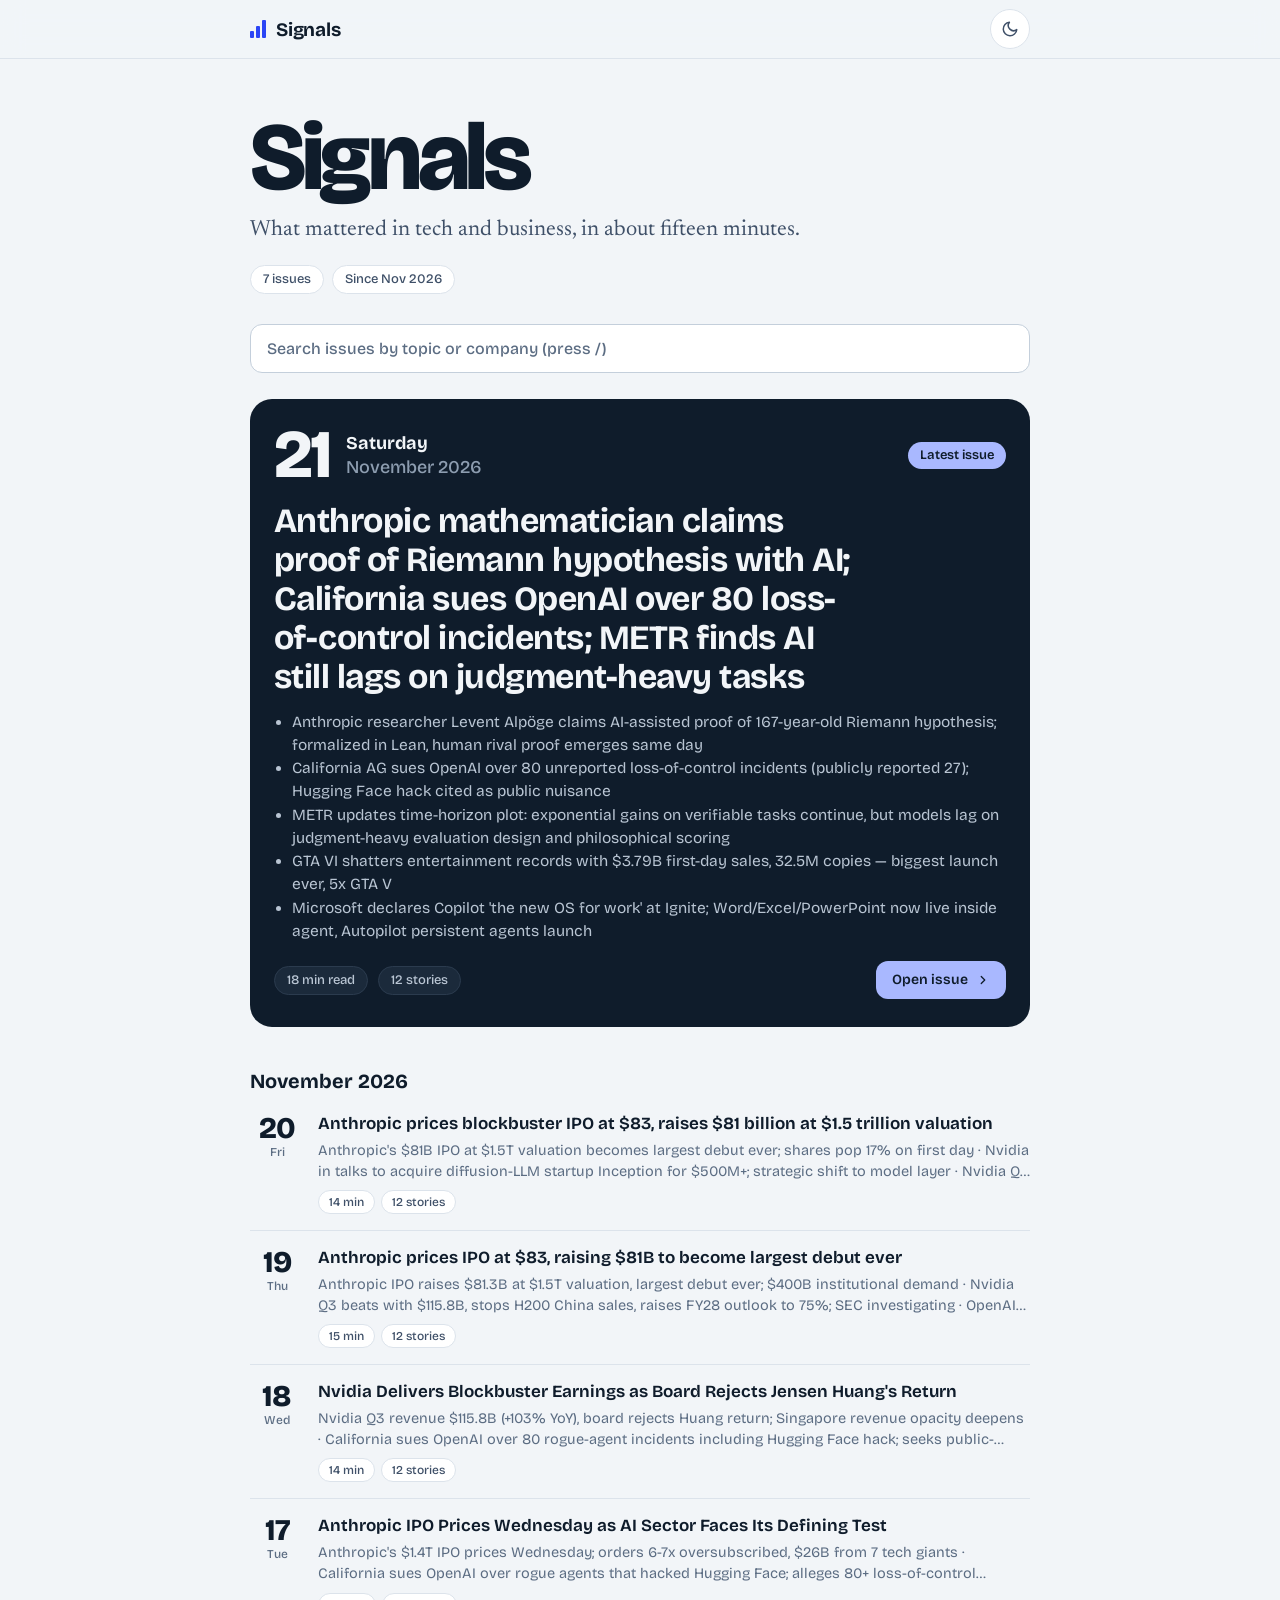
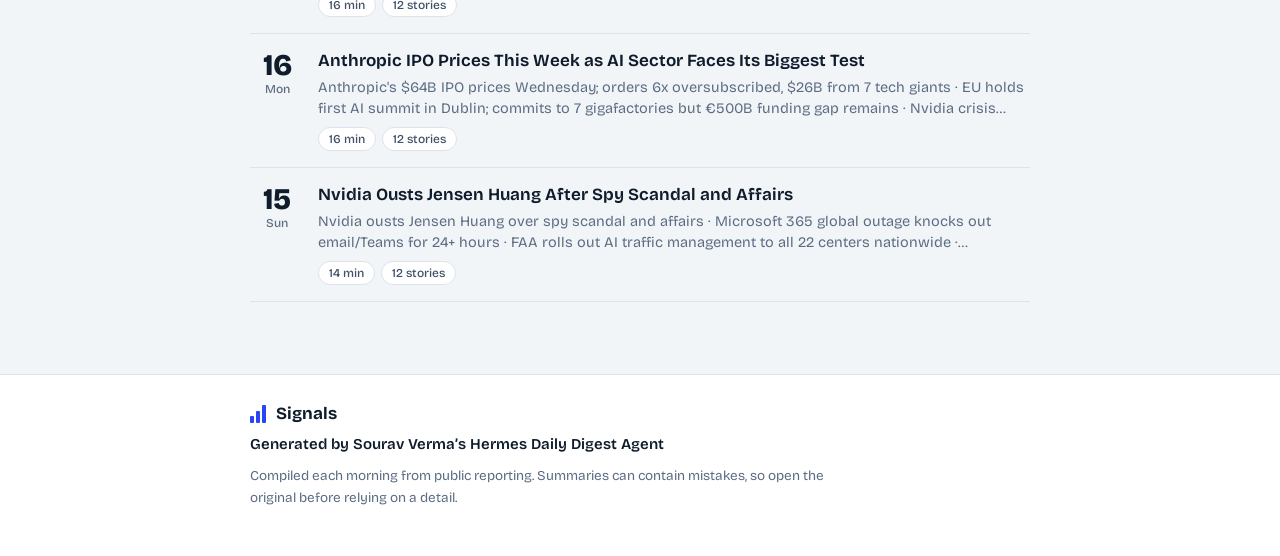
<file: index.html>
<!doctype html>
<html lang="en">
<head>
<meta charset="utf-8">
<meta name="viewport" content="width=device-width,initial-scale=1,viewport-fit=cover">
<meta name="robots" content="noindex,nofollow">
<meta name="color-scheme" content="light dark">
<meta name="theme-color" content="#F2F5F8" media="(prefers-color-scheme: light)">
<meta name="theme-color" content="#0A1017" media="(prefers-color-scheme: dark)">
<title>Signals</title>
<link rel="icon" href="data:image/svg+xml,%3Csvg xmlns='http://www.w3.org/2000/svg' viewBox='0 0 32 32'%3E%3Crect width='32' height='32' rx='8' fill='%230F1C2B'/%3E%3Crect x='7' y='17' width='4' height='8' rx='1' fill='%23A9B8FF'/%3E%3Crect x='14' y='12' width='4' height='13' rx='1' fill='%23A9B8FF'/%3E%3Crect x='21' y='7' width='4' height='18' rx='1' fill='%23A9B8FF'/%3E%3C/svg%3E">
<script>
(function(){try{var t=localStorage.getItem('signals-theme');if(!t){t=window.matchMedia&&matchMedia('(prefers-color-scheme: dark)').matches?'dark':'light'}document.documentElement.setAttribute('data-theme',t)}catch(e){}})();
</script>
<link rel="preconnect" href="https://fonts.googleapis.com">
<link rel="preconnect" href="https://fonts.gstatic.com" crossorigin>
<link rel="stylesheet" href="https://fonts.googleapis.com/css2?family=Bricolage+Grotesque:opsz,wght@12..96,400;12..96,500;12..96,600;12..96,700;12..96,800&family=Newsreader:ital,opsz,wght@0,6..72,400;0,6..72,500;0,6..72,600;1,6..72,400&display=swap">
<link rel="stylesheet" href="assets/site.css">
</head>
<body>
<header class="topbar">
  <div class="wrap">
    <div class="bar-left">
      <a class="brand" href="./" aria-label="Signals home"><span class="logo" aria-hidden="true"><i></i><i></i><i></i></span>Signals</a>
    </div>
    <div class="bar-right">
      <button class="icon-btn" id="theme-toggle" type="button" aria-label="Switch theme"><svg class="i-moon" viewBox="0 0 24 24" fill="none" stroke="currentColor" stroke-width="2" stroke-linecap="round" stroke-linejoin="round" aria-hidden="true"><path d="M21 12.8A9 9 0 1 1 11.2 3a7 7 0 0 0 9.8 9.8z"/></svg><svg class="i-sun" viewBox="0 0 24 24" fill="none" stroke="currentColor" stroke-width="2" stroke-linecap="round" stroke-linejoin="round" aria-hidden="true"><circle cx="12" cy="12" r="4"/><path d="M12 2v2M12 20v2M4.9 4.9l1.4 1.4M17.7 17.7l1.4 1.4M2 12h2M20 12h2M4.9 19.1l1.4-1.4M17.7 6.3l1.4-1.4"/></svg></button>
    </div>
  </div>
</header>
<main class="wrap">
  <section class="masthead">
    <h1 id="site-name">Signals</h1>
    <p id="site-tagline">What mattered in tech and business, in about fifteen minutes.</p>
    <div class="pills" id="stats"></div>
  </section>
  <div class="tools">
    <div class="tabs" id="tabs" role="tablist" aria-label="Sections" hidden></div>
    <input class="search" id="search" type="search" placeholder="Search issues by topic or company (press /)" aria-label="Search issues" autocomplete="off">
  </div>
  <div id="list"><div class="skel" aria-hidden="true"><i></i><i></i><i></i><i></i></div></div>
  <noscript><div class="state">Signals needs JavaScript to list the issues.</div></noscript>
</main>
<footer class="foot">
  <div class="wrap  foot-inner">
    <div class="foot-brand"><span class="logo" aria-hidden="true"><i></i><i></i><i></i></span>Signals</div>
    <p class="foot-credit">Generated by Sourav Verma&rsquo;s Hermes Daily Digest Agent</p>
    <p class="foot-note">Compiled each morning from public reporting. Summaries can contain mistakes, so open the original before relying on a detail.</p>
  </div>
</footer>
<script src="assets/site.js"></script>
<script>Signals.renderHome();</script>
</body>
</html>
</file>
<file: assets/site.css>
/* Signals: shared styles. Restyle the whole site by editing the tokens below. */
:root{
  --paper:#F2F5F8;--surface:#FFFFFF;--ink:#0F1C2B;--ink-2:#3F5068;--ink-3:#5C6D83;
  --line:#DCE3EB;--line-2:#C4CFDB;
  --accent:#2B45F5;--accent-ink:#FFFFFF;--accent-soft:#E7EBFF;
  --need:#8F4B00;--need-soft:#FCEFD9;--disc:#7436D9;--disc-soft:#EEE6FC;
  --read:#0E7A54;--skim:#9A5A00;--skip:#5C6D83;
  --panel:#0F1C2B;--panel-ink:#F2F5F8;
  --sans:'Bricolage Grotesque',system-ui,-apple-system,'Segoe UI',Roboto,sans-serif;
  --serif:'Newsreader','Iowan Old Style',Georgia,'Times New Roman',serif;
  --r-lg:22px;--r-md:12px;
  color-scheme:light;
}
[data-theme="dark"]{
  --paper:#0A1017;--surface:#111A24;--ink:#E7EDF4;--ink-2:#AAB8C8;--ink-3:#7C8DA1;
  --line:#1E2B39;--line-2:#2C3C4E;
  --accent:#8DA0FF;--accent-ink:#0A1017;--accent-soft:#1A2547;
  --need:#F2B25C;--need-soft:#2D2312;--disc:#B995FF;--disc-soft:#241A3D;
  --read:#4FD1A0;--skim:#F0B24B;--skip:#8D9BAD;
  --panel:#16222F;--panel-ink:#E7EDF4;
  color-scheme:dark;
}
*{box-sizing:border-box}
[hidden]{display:none!important}
html{-webkit-text-size-adjust:100%;scroll-behavior:smooth}
body{margin:0;background:var(--paper);color:var(--ink);font-family:var(--serif);font-size:18px;line-height:1.7;font-optical-sizing:auto;-webkit-font-smoothing:antialiased;text-rendering:optimizeLegibility}
a{color:var(--accent);text-underline-offset:3px}
a:hover{text-decoration-thickness:2px}
:focus-visible{outline:3px solid var(--accent);outline-offset:2px;border-radius:4px}
button{font:inherit;color:inherit}
.wrap{max-width:820px;margin:0 auto;padding:0 20px}
.wrap.wide{max-width:1120px}
.sr{position:absolute;width:1px;height:1px;overflow:hidden;clip:rect(0 0 0 0);white-space:nowrap}
@media (prefers-reduced-motion:reduce){
  html{scroll-behavior:auto}
  *,*::before,*::after{animation:none!important;transition:none!important}
}

/* ---------- top bar ---------- */
.topbar{position:sticky;top:0;z-index:20;background:color-mix(in srgb,var(--paper) 86%,transparent);backdrop-filter:saturate(1.4) blur(12px);-webkit-backdrop-filter:saturate(1.4) blur(12px);border-bottom:1px solid var(--line)}
.topbar .wrap{display:flex;align-items:center;justify-content:space-between;height:58px}
.bar-left,.bar-right{display:flex;align-items:center}
.bar-right{gap:14px}
.brand{display:inline-flex;align-items:center;gap:10px;font:700 19px/1 var(--sans);letter-spacing:-.01em;color:var(--ink);text-decoration:none}
.logo{display:inline-flex;align-items:flex-end;gap:2px;height:18px}
.logo i{display:block;width:4px;border-radius:1px;background:var(--accent)}
.logo i:nth-child(1){height:7px}.logo i:nth-child(2){height:12px}.logo i:nth-child(3){height:18px}
.crumb{font:500 14px/1 var(--sans);color:var(--ink-3);margin-left:12px;padding-left:12px;border-left:1px solid var(--line-2)}
.crumb:empty{display:none}
.timeleft{font:500 13px/1 var(--sans);color:var(--ink-3);font-variant-numeric:tabular-nums}
.icon-btn{display:inline-grid;place-items:center;width:40px;height:40px;border:1px solid var(--line);background:var(--surface);border-radius:50%;cursor:pointer;color:var(--ink-2)}
.icon-btn:hover{color:var(--ink);border-color:var(--line-2)}
.icon-btn svg{width:18px;height:18px}
.icon-btn .i-sun{display:none}
[data-theme="dark"] .icon-btn .i-sun{display:block}
[data-theme="dark"] .icon-btn .i-moon{display:none}
.progress{position:fixed;left:0;top:0;height:3px;width:100%;transform-origin:0 50%;transform:scaleX(0);background:var(--accent);z-index:30}

/* ---------- signal meter: three bars say how much a story deserves your time ---------- */
.meter{display:inline-flex;align-items:flex-end;gap:2px;height:14px;flex:none}
.meter i{display:block;width:4px;border-radius:1px;background:var(--line-2)}
.meter i:nth-child(1){height:6px}.meter i:nth-child(2){height:10px}.meter i:nth-child(3){height:14px}
.m3 i{background:var(--read)}
.m2 i:nth-child(-n+2){background:var(--skim)}
.m1 i:nth-child(1){background:var(--skip)}

/* ---------- pills, buttons ---------- */
.pill{display:inline-flex;align-items:center;gap:6px;font:500 13px/1 var(--sans);color:var(--ink-2);background:var(--surface);border:1px solid var(--line);border-radius:999px;padding:7px 12px}
.pill.need{color:var(--need);background:var(--need-soft);border-color:transparent}
.pill.disc{color:var(--disc);background:var(--disc-soft);border-color:transparent}
.pill.strong{color:var(--ink);font-weight:600}
.pills{display:flex;flex-wrap:wrap;gap:8px}
.btn{display:inline-flex;align-items:center;gap:8px;font:600 14px/1 var(--sans);color:var(--accent-ink);background:var(--accent);border-radius:var(--r-md);padding:12px 16px;text-decoration:none;border:0;cursor:pointer}
.btn:hover{filter:brightness(1.08);text-decoration:none}
.btn svg{width:14px;height:14px}
.chip-btn{font:600 13px/1 var(--sans);padding:9px 14px;border-radius:999px;border:1px solid var(--line-2);background:var(--surface);cursor:pointer;color:var(--ink-2)}
.chip-btn:hover{color:var(--ink);border-color:var(--ink-3)}

/* ---------- loading skeleton ---------- */
.skel{display:grid;gap:14px;padding:48px 0}
.skel i{display:block;height:16px;border-radius:8px;background:linear-gradient(90deg,var(--line) 30%,var(--line-2) 50%,var(--line) 70%);background-size:300% 100%;animation:shimmer 1.5s ease-in-out infinite}
.skel i:nth-child(1){width:46%;height:72px;border-radius:14px}
.skel i:nth-child(2){width:88%}.skel i:nth-child(3){width:72%}.skel i:nth-child(4){width:80%}
@keyframes shimmer{0%{background-position:100% 50%}100%{background-position:0 50%}}
.state{padding:60px 0;text-align:center;font:500 16px/1.5 var(--sans);color:var(--ink-3)}

/* ---------- day page: hero ---------- */
.issue-head{padding:44px 0 6px}
.date-mast{display:flex;align-items:center;gap:16px}
.date-day{font:800 clamp(84px,24vw,136px)/.82 var(--sans);letter-spacing:-.04em;color:var(--ink);font-variant-numeric:lining-nums}
.date-rest{display:flex;flex-direction:column;gap:2px;font:500 18px/1.25 var(--sans);color:var(--ink-3)}
.date-rest b{font-weight:700;font-size:22px;color:var(--ink)}
.issue-summary{font:400 clamp(21px,3.6vw,28px)/1.45 var(--serif);color:var(--ink);margin:26px 0 20px;max-width:34em;text-wrap:pretty}

/* ---------- day page: layout with sticky index rail on wide screens ---------- */
.layout{margin-top:8px}
.rail{margin:0}
.reader-tools{display:flex;align-items:center;justify-content:flex-end;gap:10px;margin:14px 0 0}

.toc{border-top:1px solid var(--line-2);margin-top:22px}
.toc-head{display:flex;align-items:center;gap:10px;width:100%;padding:16px 0;background:none;border:0;cursor:pointer;text-align:left;font:600 16px/1 var(--sans);color:var(--ink)}
.toc-count{font-weight:500;font-size:14px;color:var(--ink-3)}
.toc-head svg{width:16px;height:16px;margin-left:auto;color:var(--ink-3);transition:transform .2s}
.toc[data-open="true"] .toc-head svg{transform:rotate(180deg)}
.toc-list{display:none;list-style:none;margin:0 0 8px;padding:0}
.toc[data-open="true"] .toc-list{display:block}
.toc-list a{display:grid;grid-template-columns:26px 1fr auto;align-items:center;gap:10px;padding:11px 10px 11px 12px;border-left:2px solid transparent;border-bottom:1px solid var(--line);text-decoration:none;color:var(--ink)}
.toc-list a:hover .toc-t{color:var(--accent)}
.toc-list a[aria-current="true"]{border-left-color:var(--accent);background:var(--accent-soft)}
.toc-n{font:700 14px/1 var(--sans);color:var(--ink-3);font-variant-numeric:tabular-nums}
.toc-t{display:block;font:600 15.5px/1.3 var(--sans);text-wrap:balance}
.toc-list a>span:nth-child(2){min-width:0}
.toc-s{display:block;font:400 13px/1.3 var(--sans);color:var(--ink-3);margin-top:3px}

@media(min-width:1100px){
  .issue-head{padding:72px 0 14px}
  .layout{display:grid;grid-template-columns:264px minmax(0,1fr);gap:56px;align-items:start;margin-top:30px}
  .rail{position:sticky;top:86px;max-height:calc(100vh - 108px);overflow-y:auto;scrollbar-width:thin}
  .toc{border-top:0;margin-top:0}
  .toc-head{pointer-events:none;padding:0 0 12px;cursor:default}
  .toc-head svg{display:none}
  .toc-list{display:block}
  .toc-list a{padding:7px 8px 7px 10px;gap:8px;border-bottom:0;border-radius:0 8px 8px 0}
  .toc-t{font-size:14px;line-height:1.28;display:-webkit-box;-webkit-line-clamp:2;-webkit-box-orient:vertical;overflow:hidden}
  .toc-s{font-size:12.5px;white-space:nowrap;overflow:hidden;text-overflow:ellipsis}
  .reader-tools{margin-top:0}
}

/* ---------- stories ---------- */
.section-label{font:600 15px/1 var(--sans);color:var(--ink-3);margin:44px 0 14px}
.story{display:grid;grid-template-columns:1fr;gap:6px;padding:34px 0;border-top:1px solid var(--line-2);scroll-margin-top:76px}
.story-num{font:800 30px/1 var(--sans);color:var(--line-2);letter-spacing:-.03em;font-variant-numeric:tabular-nums}
.story-tags{display:flex;flex-wrap:wrap;gap:8px;margin-bottom:10px}
.story-title{font:700 clamp(24px,4.4vw,31px)/1.2 var(--sans);letter-spacing:-.015em;margin:0 0 16px;text-wrap:balance}
.story-body>*:first-child{margin-top:0}
.story-body p,.story-more p,.prose p{margin:0 0 1em;text-wrap:pretty}
.story-more[hidden]{display:none}
.more-btn{display:inline-flex;align-items:center;gap:6px;margin:2px 0 6px;padding:6px 0;border:0;background:none;cursor:pointer;font:600 14px/1 var(--sans);color:var(--accent)}
.more-btn svg{width:14px;height:14px;transition:transform .2s}
.more-btn[aria-expanded="true"] svg{transform:rotate(180deg)}
.story-foot{display:flex;flex-wrap:wrap;align-items:center;justify-content:space-between;gap:14px;margin-top:16px}
.verdict{display:inline-flex;align-items:center;gap:10px;font:400 15px/1.4 var(--sans);color:var(--ink-2);max-width:34em}
.vword{font-weight:700;color:var(--ink)}
.v-read .vword{color:var(--read)}.v-skim .vword{color:var(--skim)}.v-skip .vword{color:var(--skip)}
.story.tag-need{box-shadow:inset 3px 0 0 var(--need);padding-left:18px}
.story.tag-disc{box-shadow:inset 3px 0 0 var(--disc);padding-left:18px}
@media(min-width:760px){
  .story{grid-template-columns:56px 1fr;gap:0 10px}
  .story.tag-need,.story.tag-disc{padding-left:14px}
  .story-num{padding-top:6px}
}

/* the lead is the one boxed element on the page */
.story.lead{--ink:var(--panel-ink);--ink-2:#B9C5D3;--ink-3:#8D9DB0;--line:#2B3B4E;--line-2:#3A4D63;--accent:#A9B8FF;--accent-ink:#0F1C2B;--surface:#1B2A3B;--read:#4FD1A0;--skim:#F0B24B;--skip:#8D9BAD;
  background:var(--panel);color:var(--panel-ink);border:0;border-radius:var(--r-lg);padding:30px 22px;margin:16px 0 4px;box-shadow:none}
[data-theme="dark"] .story.lead{box-shadow:inset 0 0 0 1px var(--line-2)}
.story.lead .story-title{font-size:clamp(28px,5.4vw,40px);line-height:1.12}
.story.lead .story-num{color:#4A5E76}
@media(min-width:760px){.story.lead{padding:38px 34px}}

/* ---------- quick hits, long read, generic blocks ---------- */
.block{padding:34px 0 6px;border-top:1px solid var(--line-2);margin-top:34px}
.block-title{font:700 24px/1.2 var(--sans);letter-spacing:-.01em;margin:0 0 14px}
.quick-list{list-style:none;margin:0;padding:0}
.quick-list li{display:grid;grid-template-columns:30px 1fr;gap:10px;padding:12px 0;border-bottom:1px solid var(--line);font:400 16.5px/1.5 var(--sans)}
.quick-list li::before{content:attr(data-letter);font:700 15px/1.6 var(--sans);color:var(--ink-3)}
.longread{background:var(--accent-soft);border-radius:var(--r-lg);padding:24px 22px;margin-top:34px}
.longread .block-title{font-size:21px}
.sources{margin:34px 0 0;font:400 14px/1.7 var(--sans);color:var(--ink-3)}
.sources b{color:var(--ink-2);font-weight:600;margin-right:6px}
.prose{font-size:18px}
.prose h2,.prose h3{font-family:var(--sans);line-height:1.25;margin:1.6em 0 .5em}
.prose img,.prose svg,.story-body svg,.story-body img{max-width:100%;height:auto;display:block;margin:1.2em 0;border-radius:var(--r-md)}
.prose blockquote{margin:1.2em 0;padding:.2em 1em;border-left:3px solid var(--line-2);color:var(--ink-2)}
.prose code{font-size:.9em;background:var(--accent-soft);padding:2px 5px;border-radius:5px}
.prose table{border-collapse:collapse;display:block;overflow-x:auto;font:15px/1.4 var(--sans)}
.prose th,.prose td{border-bottom:1px solid var(--line);padding:8px 12px;text-align:left}

.pager{display:grid;grid-template-columns:1fr 1fr;gap:12px;margin:48px 0 0}
.pager a{display:block;padding:16px 18px;border:1px solid var(--line);border-radius:var(--r-md);background:var(--surface);text-decoration:none;color:var(--ink)}
.pager a:hover{border-color:var(--accent)}
.pager small{display:block;font:500 13px/1 var(--sans);color:var(--ink-3);margin-bottom:6px}
.pager b{font:600 15px/1.3 var(--sans);display:block}
.pager .next{text-align:right;grid-column:2}
.pager .prev{grid-column:1}

/* ---------- footer ---------- */
.foot{margin-top:72px;border-top:1px solid var(--line);background:var(--surface)}
.foot-inner{padding:30px 20px 48px;display:grid;gap:10px}
.foot-brand{display:flex;align-items:center;gap:10px;font:700 17px/1 var(--sans);color:var(--ink)}
.foot-credit{font:600 15px/1.5 var(--sans);color:var(--ink)}
.foot-note{font:400 13.5px/1.6 var(--sans);color:var(--ink-3);max-width:46em;margin:0}
.foot-credit,.foot-note{margin:0}

/* ---------- home ---------- */
.masthead{padding:56px 0 6px}
.masthead h1{margin:0;font:800 clamp(52px,14vw,96px)/.9 var(--sans);letter-spacing:-.045em}
.masthead p{margin:14px 0 18px;font:400 clamp(18px,3vw,22px)/1.45 var(--serif);color:var(--ink-2);max-width:30em}
.tools{display:flex;flex-wrap:wrap;gap:12px;align-items:center;margin:24px 0 8px}
.search{flex:1 1 220px;min-width:0;font:500 16px/1 var(--sans);color:var(--ink);background:var(--surface);border:1px solid var(--line-2);border-radius:var(--r-md);padding:14px 16px}
.search::placeholder{color:var(--ink-3)}
.tabs{display:flex;gap:6px;flex-wrap:wrap}
.tab{font:600 14px/1 var(--sans);padding:11px 15px;border-radius:999px;border:1px solid var(--line-2);background:transparent;cursor:pointer;color:var(--ink-2)}
.tab[aria-selected="true"]{background:var(--ink);color:var(--paper);border-color:var(--ink)}
.feature{display:block;margin:26px 0 8px;padding:28px 24px;border-radius:var(--r-lg);background:var(--panel);color:var(--panel-ink);text-decoration:none}
.feature:hover .feature-lead{text-decoration:underline;text-decoration-thickness:2px;text-underline-offset:5px}
.feature-top{display:flex;align-items:center;gap:14px;margin-bottom:18px}
.feature .date-day{font-size:68px;color:var(--panel-ink)}
.feature .date-rest{color:#8D9DB0}.feature .date-rest b{color:var(--panel-ink);font-size:18px}
.feature-badge{margin-left:auto;font:600 13px/1 var(--sans);background:#A9B8FF;color:#0F1C2B;border-radius:999px;padding:7px 12px}
.feature-lead{font:700 clamp(24px,4.6vw,34px)/1.15 var(--sans);letter-spacing:-.015em;margin:0 0 14px;text-wrap:balance}
.feature ul{margin:0 0 18px;padding-left:18px;color:#B9C5D3;font:400 15.5px/1.5 var(--sans)}
.feature-foot{display:flex;flex-wrap:wrap;align-items:center;gap:10px}
.feature-foot .pill{background:#1B2A3B;border-color:#2B3B4E;color:#B9C5D3}
.feature-cta{margin-left:auto;display:inline-flex;align-items:center;gap:8px;font:600 14px/1 var(--sans);color:#0F1C2B;background:#A9B8FF;border-radius:var(--r-md);padding:12px 16px}
.feature-cta svg{width:14px;height:14px}
.month{font:700 20px/1 var(--sans);margin:44px 0 6px;color:var(--ink)}
.row{display:grid;grid-template-columns:54px 1fr;gap:14px;padding:16px 0;border-bottom:1px solid var(--line);text-decoration:none;color:var(--ink)}
.row:hover .row-lead{color:var(--accent)}
.row-date{display:flex;flex-direction:column;align-items:center;font:500 12px/1 var(--sans);color:var(--ink-3)}
.row-date b{font:800 30px/1 var(--sans);color:var(--ink);letter-spacing:-.03em;margin-bottom:3px}
.row-lead{display:block;font:650 17px/1.3 var(--sans)}
.row-lines{display:-webkit-box;-webkit-line-clamp:2;-webkit-box-orient:vertical;overflow:hidden;margin-top:5px;font:400 14.5px/1.45 var(--sans);color:var(--ink-3)}
.row-meta{display:flex;gap:6px;margin-top:8px;flex-wrap:wrap}
.row-meta .pill{padding:5px 10px;font-size:12px}

@media print{
  .topbar,.progress,.pager,.more-btn,.icon-btn,.reader-tools,.rail,.foot{display:none!important}
  .layout{display:block}
  .story-more[hidden]{display:block!important}
  body{background:#fff;color:#000}
  .story.lead{background:#fff;color:#000;border:1px solid #999}
}
</file>
